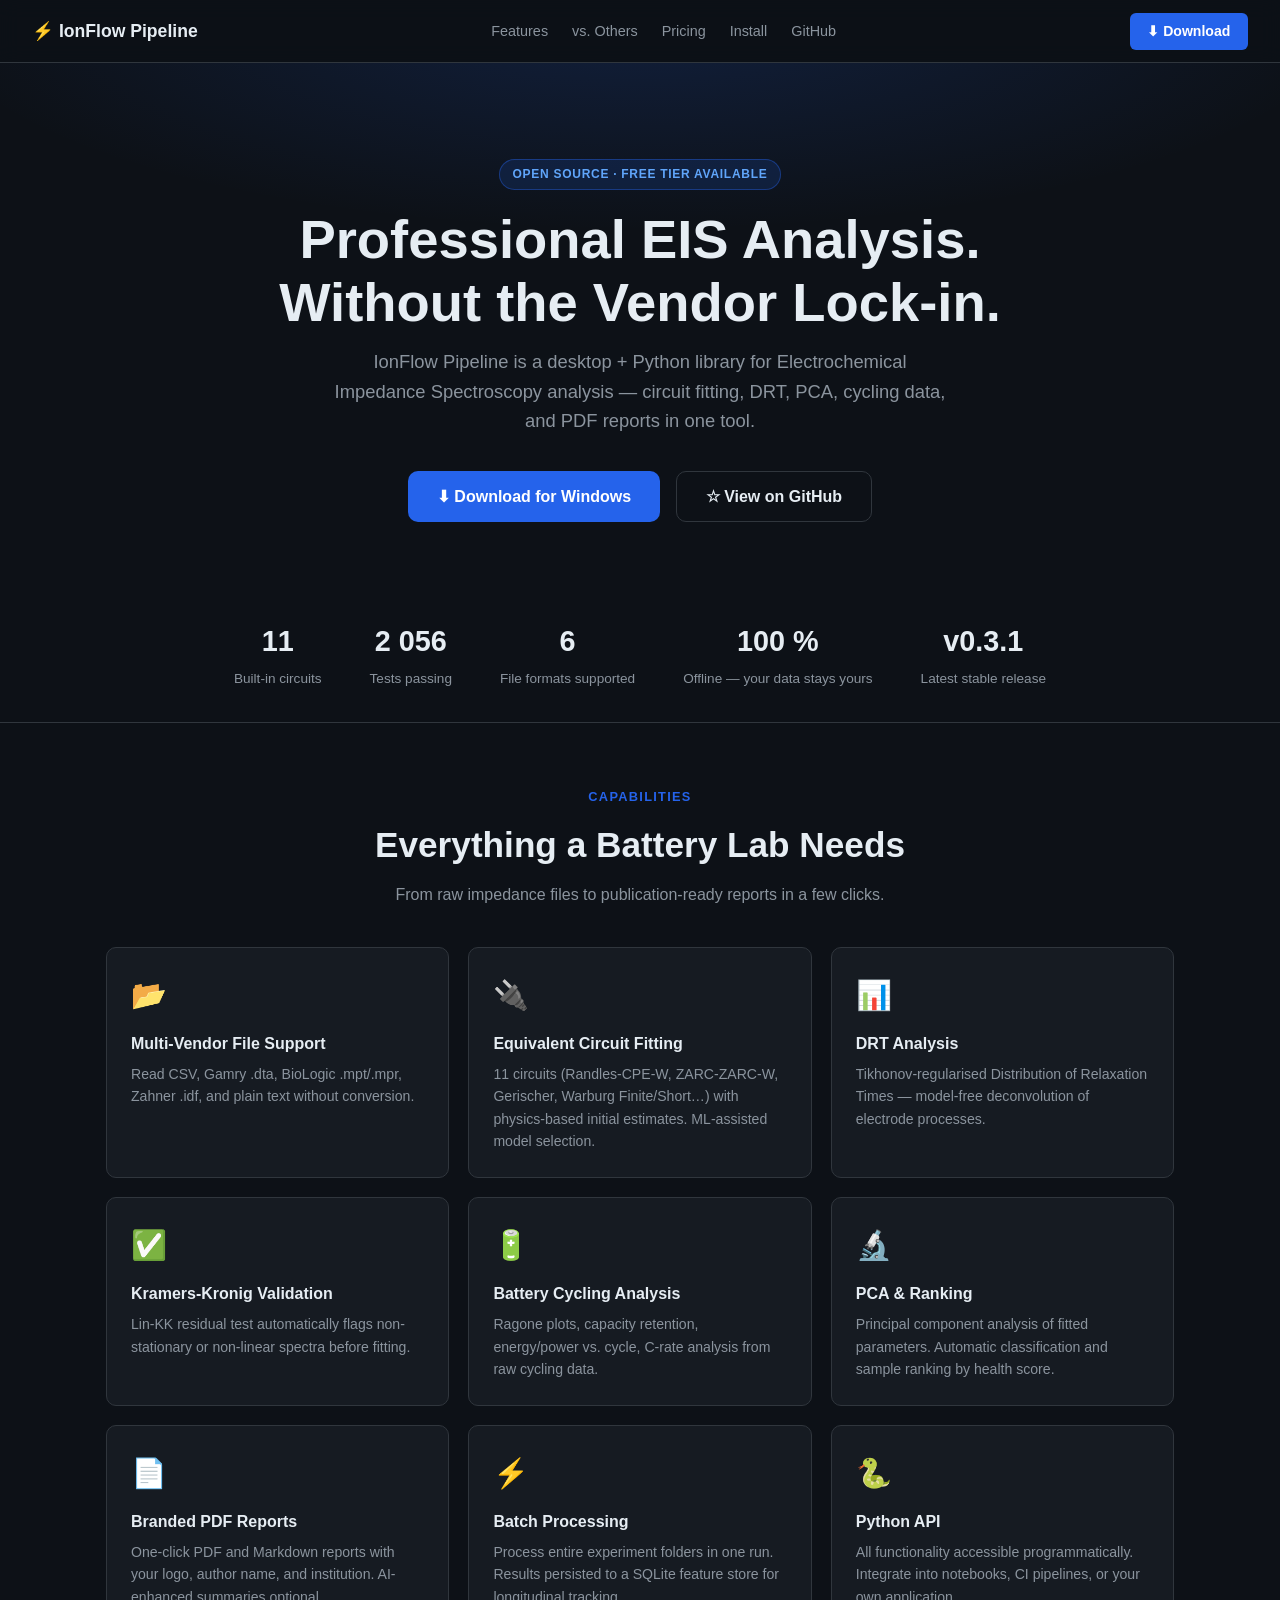
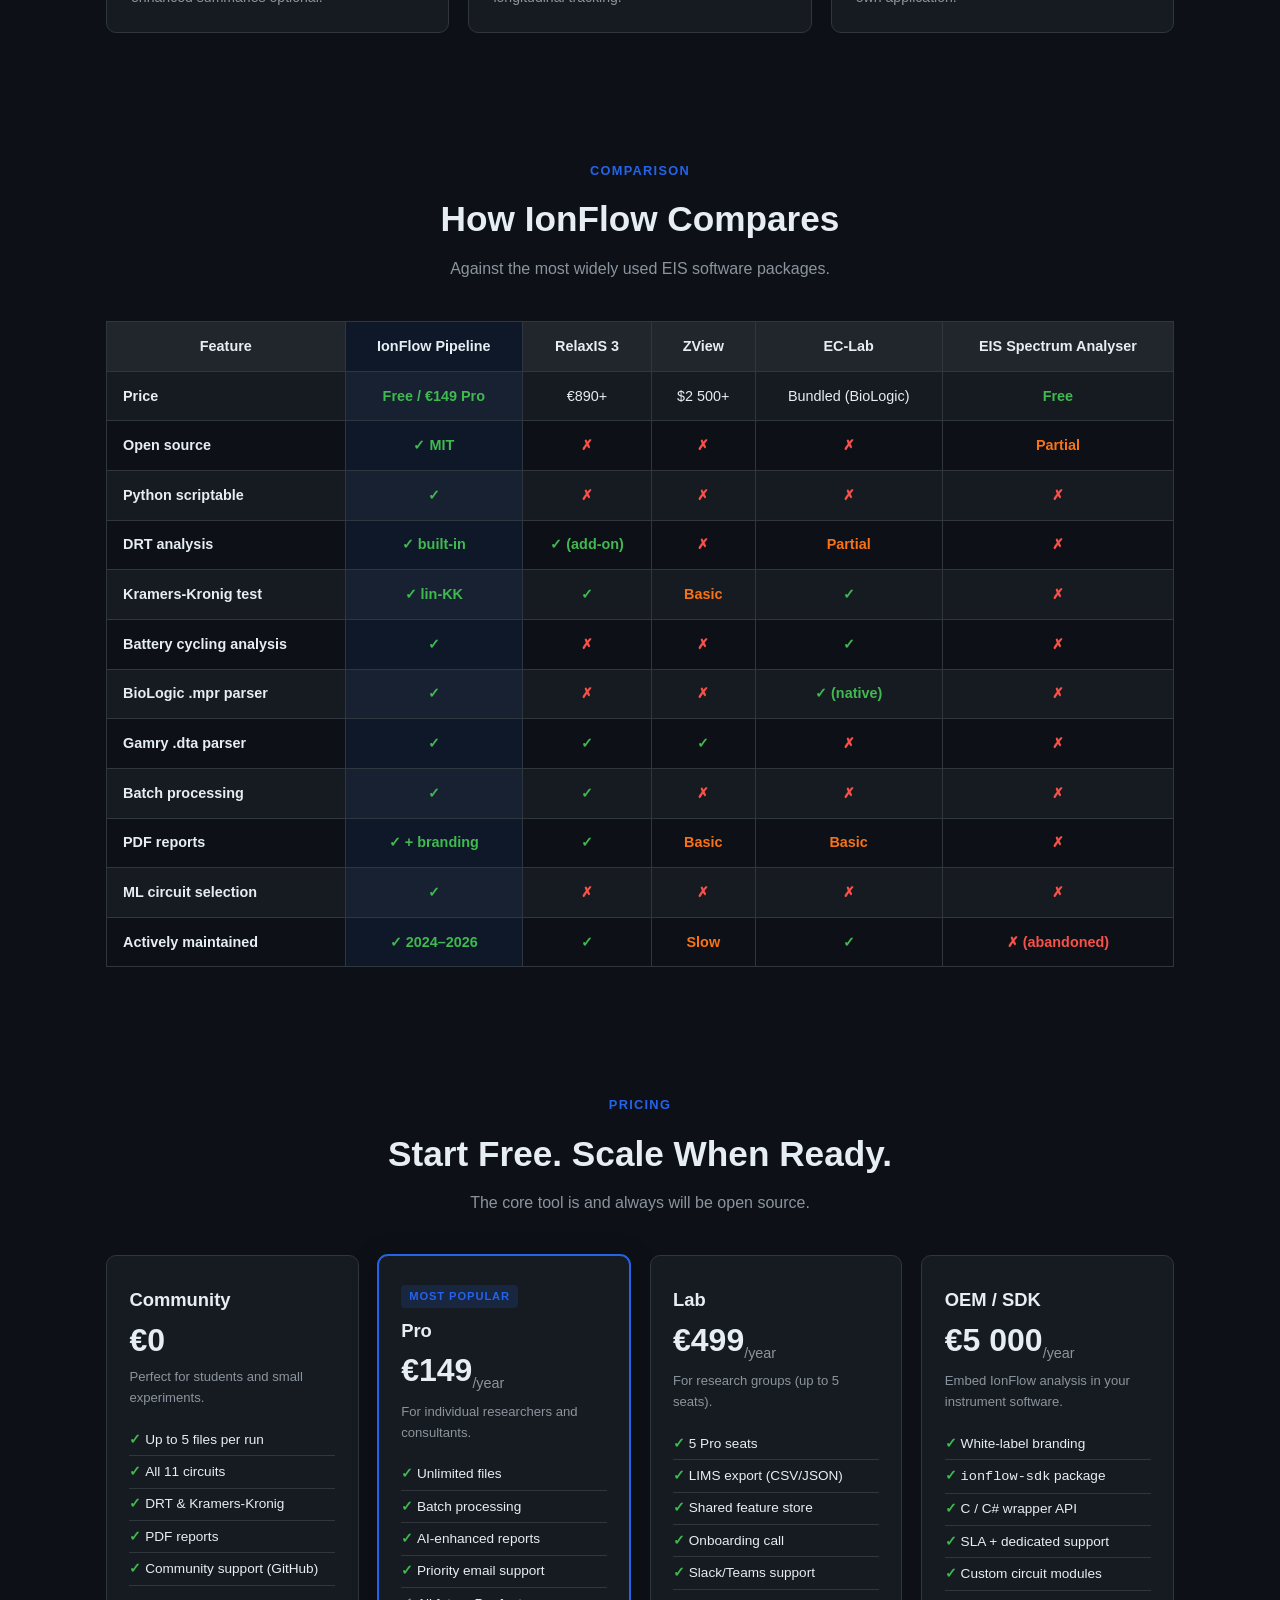
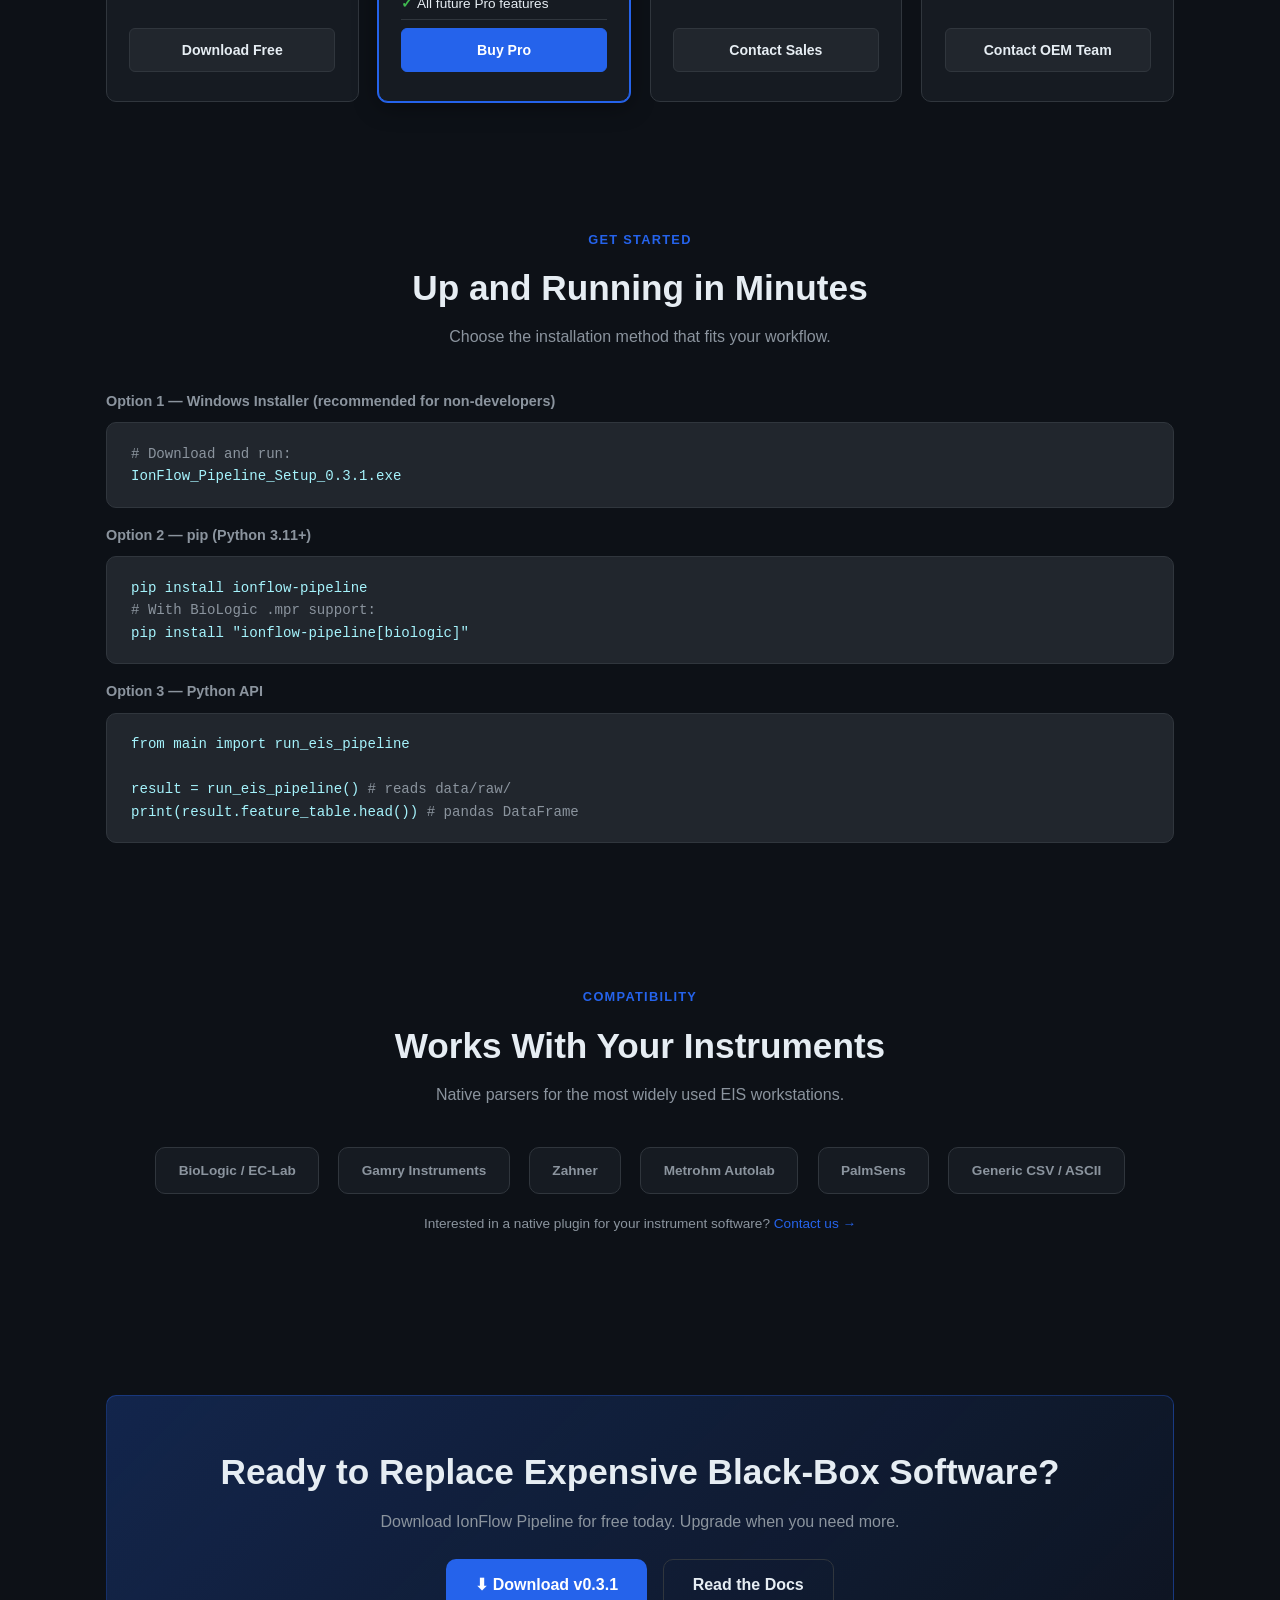
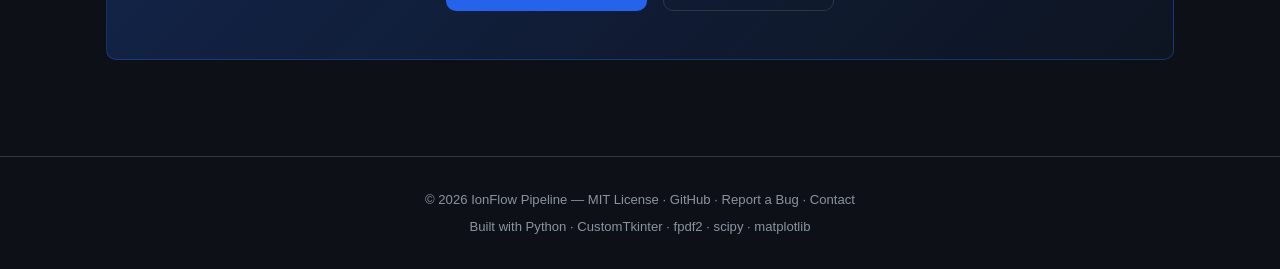
<file: docs/index.html>
<!DOCTYPE html>
<html lang="en">
<head>
<meta charset="UTF-8" />
<meta name="viewport" content="width=device-width, initial-scale=1.0" />
<title>IonFlow Pipeline — Professional EIS Analysis, Open Source</title>
<style>
  :root {
    --bg:        #0d1117;
    --bg2:       #161b22;
    --bg3:       #21262d;
    --border:    #30363d;
    --text:      #e6edf3;
    --muted:     #8b949e;
    --accent:    #2563eb;
    --accent-h:  #1d4ed8;
    --green:     #3fb950;
    --orange:    #f97316;
    --radius:    10px;
    --shadow:    0 4px 24px rgba(0,0,0,.4);
  }
  *, *::before, *::after { box-sizing: border-box; margin: 0; padding: 0; }
  body { font-family: -apple-system, BlinkMacSystemFont, "Segoe UI", Roboto, sans-serif;
         background: var(--bg); color: var(--text); line-height: 1.6; }
  a    { color: var(--accent); text-decoration: none; }
  a:hover { text-decoration: underline; }

  /* ── Nav ─────────────────────────────────────────────────────────── */
  nav {
    position: sticky; top: 0; z-index: 100;
    background: rgba(13,17,23,.92); backdrop-filter: blur(10px);
    border-bottom: 1px solid var(--border);
    display: flex; align-items: center; justify-content: space-between;
    padding: .8rem 2rem;
  }
  .nav-brand { font-weight: 700; font-size: 1.1rem; color: var(--text); }
  .nav-links  { display: flex; gap: 1.5rem; font-size: .9rem; }
  .nav-links a { color: var(--muted); }
  .nav-links a:hover { color: var(--text); text-decoration: none; }
  .nav-cta {
    background: var(--accent); color: #fff; padding: .45rem 1.1rem;
    border-radius: 6px; font-weight: 600; font-size: .88rem;
  }
  .nav-cta:hover { background: var(--accent-h); text-decoration: none; }

  /* ── Hero ────────────────────────────────────────────────────────── */
  .hero {
    text-align: center; padding: 6rem 1rem 4rem;
    background: radial-gradient(ellipse 80% 60% at 50% -10%,
                rgba(37,99,235,.18) 0%, transparent 70%);
  }
  .badge {
    display: inline-block; background: rgba(37,99,235,.15);
    border: 1px solid rgba(37,99,235,.4); color: #60a5fa;
    font-size: .75rem; font-weight: 600; letter-spacing: .06em;
    padding: .3rem .8rem; border-radius: 999px; margin-bottom: 1.2rem;
    text-transform: uppercase;
  }
  h1 { font-size: clamp(2rem, 5vw, 3.4rem); font-weight: 800; line-height: 1.15;
       max-width: 800px; margin: 0 auto .8rem; }
  .hero p {
    color: var(--muted); max-width: 620px; margin: 0 auto 2.2rem;
    font-size: clamp(1rem, 2vw, 1.15rem);
  }
  .hero-btns { display: flex; gap: 1rem; justify-content: center; flex-wrap: wrap; }
  .btn-primary {
    background: var(--accent); color: #fff; padding: .75rem 1.8rem;
    border-radius: var(--radius); font-weight: 700; font-size: 1rem;
    display: inline-flex; align-items: center; gap: .5rem;
  }
  .btn-primary:hover { background: var(--accent-h); text-decoration: none; }
  .btn-ghost {
    background: transparent; color: var(--text);
    border: 1px solid var(--border); padding: .75rem 1.8rem;
    border-radius: var(--radius); font-weight: 600; font-size: 1rem;
  }
  .btn-ghost:hover { background: var(--bg3); text-decoration: none; }

  /* ── Stat bar ────────────────────────────────────────────────────── */
  .stats {
    display: flex; justify-content: center; gap: 3rem; flex-wrap: wrap;
    padding: 2rem 1rem;
    border-bottom: 1px solid var(--border);
  }
  .stat { text-align: center; }
  .stat strong { display: block; font-size: 1.8rem; font-weight: 800; color: var(--text); }
  .stat span   { font-size: .85rem; color: var(--muted); }

  /* ── Section ─────────────────────────────────────────────────────── */
  section { padding: 4rem 1rem; max-width: 1100px; margin: 0 auto; }
  .section-label {
    text-align: center; font-size: .8rem; font-weight: 700; letter-spacing: .1em;
    text-transform: uppercase; color: var(--accent); margin-bottom: .6rem;
  }
  h2 { font-size: clamp(1.5rem, 3vw, 2.2rem); font-weight: 700; text-align: center;
       margin-bottom: .5rem; }
  .section-sub { text-align: center; color: var(--muted); max-width: 560px;
                 margin: 0 auto 2.5rem; }

  /* ── Feature grid ────────────────────────────────────────────────── */
  .grid-3 { display: grid; grid-template-columns: repeat(auto-fill, minmax(300px, 1fr)); gap: 1.2rem; }
  .card {
    background: var(--bg2); border: 1px solid var(--border);
    border-radius: var(--radius); padding: 1.5rem;
    transition: border-color .2s, box-shadow .2s;
  }
  .card:hover { border-color: var(--accent); box-shadow: var(--shadow); }
  .card-icon { font-size: 1.8rem; margin-bottom: .8rem; }
  .card h3 { font-size: 1rem; font-weight: 700; margin-bottom: .4rem; }
  .card p  { font-size: .88rem; color: var(--muted); }

  /* ── Comparison table ────────────────────────────────────────────── */
  .table-wrap { overflow-x: auto; margin-top: 1.5rem; }
  table { width: 100%; border-collapse: collapse; font-size: .9rem; }
  th, td { padding: .8rem 1rem; border: 1px solid var(--border); text-align: center; }
  thead th { background: var(--bg3); font-weight: 700; }
  tbody tr:nth-child(odd)  { background: var(--bg2); }
  tbody tr:nth-child(even) { background: var(--bg); }
  td:first-child { text-align: left; font-weight: 600; }
  .yes  { color: var(--green);  font-weight: 700; }
  .no   { color: #f85149;       font-weight: 700; }
  .part { color: var(--orange); font-weight: 700; }
  .highlight-col { background: rgba(37,99,235,.08) !important; }

  /* ── Pricing ─────────────────────────────────────────────────────── */
  .pricing-grid {
    display: grid; grid-template-columns: repeat(auto-fill, minmax(230px, 1fr)); gap: 1.2rem;
  }
  .plan {
    background: var(--bg2); border: 1px solid var(--border);
    border-radius: var(--radius); padding: 1.8rem 1.4rem;
    display: flex; flex-direction: column; gap: .5rem;
  }
  .plan.popular {
    border-color: var(--accent);
    box-shadow: 0 0 0 1px var(--accent), var(--shadow);
  }
  .plan-badge {
    font-size: .7rem; font-weight: 700; letter-spacing: .08em;
    text-transform: uppercase; color: var(--accent);
    background: rgba(37,99,235,.15); border-radius: 4px;
    padding: .15rem .5rem; width: fit-content;
  }
  .plan h3  { font-size: 1.15rem; font-weight: 700; }
  .price    { font-size: 2rem; font-weight: 800; line-height: 1.1; }
  .price sub { font-size: .9rem; font-weight: 400; color: var(--muted); }
  .plan-desc { font-size: .82rem; color: var(--muted); }
  .plan-features { list-style: none; margin-top: .5rem; }
  .plan-features li { font-size: .85rem; padding: .3rem 0;
                       border-bottom: 1px solid var(--border); }
  .plan-features li::before { content: "✓ "; color: var(--green); font-weight: 700; }
  .plan-cta {
    margin-top: auto; padding-top: 1rem;
    background: var(--bg3); border: 1px solid var(--border);
    color: var(--text); border-radius: 6px; padding: .6rem; text-align: center;
    font-weight: 600; font-size: .88rem; cursor: pointer;
    display: block;
  }
  .plan-cta.primary { background: var(--accent); border-color: var(--accent); color: #fff; }
  .plan-cta:hover { opacity: .9; text-decoration: none; }

  /* ── Partners ────────────────────────────────────────────────────── */
  .partner-logos {
    display: flex; flex-wrap: wrap; gap: 1.2rem; justify-content: center;
    align-items: center; margin-top: 1.5rem;
  }
  .partner-pill {
    background: var(--bg2); border: 1px solid var(--border);
    border-radius: var(--radius); padding: .7rem 1.4rem;
    font-size: .85rem; font-weight: 600; color: var(--muted);
  }

  /* ── Install ─────────────────────────────────────────────────────── */
  .code-block {
    background: var(--bg3); border: 1px solid var(--border);
    border-radius: var(--radius); padding: 1.2rem 1.5rem;
    font-family: "SFMono-Regular", Consolas, "Courier New", monospace;
    font-size: .88rem; color: #a5f3fc; overflow-x: auto;
    margin-bottom: 1rem;
  }
  .code-block span.c { color: var(--muted); }

  /* ── CTA banner ──────────────────────────────────────────────────── */
  .cta-banner {
    background: linear-gradient(135deg, rgba(37,99,235,.25) 0%, rgba(37,99,235,.05) 100%);
    border: 1px solid rgba(37,99,235,.35); border-radius: var(--radius);
    padding: 3rem 2rem; text-align: center; margin: 2rem 0;
  }
  .cta-banner h2 { margin-bottom: .6rem; }
  .cta-banner p  { color: var(--muted); margin-bottom: 1.5rem; }

  /* ── Footer ──────────────────────────────────────────────────────── */
  footer {
    border-top: 1px solid var(--border); padding: 2rem;
    text-align: center; font-size: .82rem; color: var(--muted);
  }
  footer a { color: var(--muted); }
  footer a:hover { color: var(--text); }
</style>
</head>
<body>

<!-- ═══════════════════════════════════ NAV ══════════════════════════════ -->
<nav>
  <span class="nav-brand">⚡ IonFlow Pipeline</span>
  <div class="nav-links">
    <a href="#features">Features</a>
    <a href="#compare">vs. Others</a>
    <a href="#pricing">Pricing</a>
    <a href="#install">Install</a>
    <a href="https://github.com/Emanuel-963/ubiquitous-jougen" target="_blank">GitHub</a>
  </div>
  <a class="nav-cta" href="https://github.com/Emanuel-963/ubiquitous-jougen/releases/latest">
    ⬇ Download
  </a>
</nav>

<!-- ═══════════════════════════════════ HERO ══════════════════════════════ -->
<div class="hero">
  <div class="badge">Open Source · Free Tier Available</div>
  <h1>Professional EIS Analysis.<br/>Without the Vendor Lock-in.</h1>
  <p>
    IonFlow Pipeline is a desktop + Python library for Electrochemical Impedance
    Spectroscopy analysis — circuit fitting, DRT, PCA, cycling data, and PDF
    reports in one tool.
  </p>
  <div class="hero-btns">
    <a class="btn-primary"
       href="https://github.com/Emanuel-963/ubiquitous-jougen/releases/latest">
      ⬇ Download for Windows
    </a>
    <a class="btn-ghost"
       href="https://github.com/Emanuel-963/ubiquitous-jougen">
      ☆ View on GitHub
    </a>
  </div>
</div>

<!-- ═════════════════════════════════ STATS ══════════════════════════════ -->
<div class="stats">
  <div class="stat"><strong>11</strong><span>Built-in circuits</span></div>
  <div class="stat"><strong>2 056</strong><span>Tests passing</span></div>
  <div class="stat"><strong>6</strong><span>File formats supported</span></div>
  <div class="stat"><strong>100 %</strong><span>Offline — your data stays yours</span></div>
  <div class="stat"><strong>v0.3.1</strong><span>Latest stable release</span></div>
</div>

<!-- ══════════════════════════════ FEATURES ══════════════════════════════ -->
<section id="features">
  <p class="section-label">Capabilities</p>
  <h2>Everything a Battery Lab Needs</h2>
  <p class="section-sub">From raw impedance files to publication-ready reports in a few clicks.</p>

  <div class="grid-3">
    <div class="card">
      <div class="card-icon">📂</div>
      <h3>Multi-Vendor File Support</h3>
      <p>Read CSV, Gamry .dta, BioLogic .mpt/.mpr, Zahner .idf, and plain text without conversion.</p>
    </div>
    <div class="card">
      <div class="card-icon">🔌</div>
      <h3>Equivalent Circuit Fitting</h3>
      <p>11 circuits (Randles-CPE-W, ZARC-ZARC-W, Gerischer, Warburg Finite/Short…) with physics-based initial estimates. ML-assisted model selection.</p>
    </div>
    <div class="card">
      <div class="card-icon">📊</div>
      <h3>DRT Analysis</h3>
      <p>Tikhonov-regularised Distribution of Relaxation Times — model-free deconvolution of electrode processes.</p>
    </div>
    <div class="card">
      <div class="card-icon">✅</div>
      <h3>Kramers-Kronig Validation</h3>
      <p>Lin-KK residual test automatically flags non-stationary or non-linear spectra before fitting.</p>
    </div>
    <div class="card">
      <div class="card-icon">🔋</div>
      <h3>Battery Cycling Analysis</h3>
      <p>Ragone plots, capacity retention, energy/power vs. cycle, C-rate analysis from raw cycling data.</p>
    </div>
    <div class="card">
      <div class="card-icon">🔬</div>
      <h3>PCA &amp; Ranking</h3>
      <p>Principal component analysis of fitted parameters. Automatic classification and sample ranking by health score.</p>
    </div>
    <div class="card">
      <div class="card-icon">📄</div>
      <h3>Branded PDF Reports</h3>
      <p>One-click PDF and Markdown reports with your logo, author name, and institution. AI-enhanced summaries optional.</p>
    </div>
    <div class="card">
      <div class="card-icon">⚡</div>
      <h3>Batch Processing</h3>
      <p>Process entire experiment folders in one run. Results persisted to a SQLite feature store for longitudinal tracking.</p>
    </div>
    <div class="card">
      <div class="card-icon">🐍</div>
      <h3>Python API</h3>
      <p>All functionality accessible programmatically. Integrate into notebooks, CI pipelines, or your own application.</p>
    </div>
  </div>
</section>

<!-- ═══════════════════════════ COMPARISON ════════════════════════════════ -->
<section id="compare">
  <p class="section-label">Comparison</p>
  <h2>How IonFlow Compares</h2>
  <p class="section-sub">Against the most widely used EIS software packages.</p>

  <div class="table-wrap">
    <table>
      <thead>
        <tr>
          <th>Feature</th>
          <th class="highlight-col">IonFlow Pipeline</th>
          <th>RelaxIS 3</th>
          <th>ZView</th>
          <th>EC-Lab</th>
          <th>EIS Spectrum Analyser</th>
        </tr>
      </thead>
      <tbody>
        <tr>
          <td>Price</td>
          <td class="highlight-col yes">Free / €149 Pro</td>
          <td>€890+</td>
          <td>$2 500+</td>
          <td>Bundled (BioLogic)</td>
          <td class="yes">Free</td>
        </tr>
        <tr>
          <td>Open source</td>
          <td class="highlight-col yes">✓ MIT</td>
          <td class="no">✗</td>
          <td class="no">✗</td>
          <td class="no">✗</td>
          <td class="part">Partial</td>
        </tr>
        <tr>
          <td>Python scriptable</td>
          <td class="highlight-col yes">✓</td>
          <td class="no">✗</td>
          <td class="no">✗</td>
          <td class="no">✗</td>
          <td class="no">✗</td>
        </tr>
        <tr>
          <td>DRT analysis</td>
          <td class="highlight-col yes">✓ built-in</td>
          <td class="yes">✓ (add-on)</td>
          <td class="no">✗</td>
          <td class="part">Partial</td>
          <td class="no">✗</td>
        </tr>
        <tr>
          <td>Kramers-Kronig test</td>
          <td class="highlight-col yes">✓ lin-KK</td>
          <td class="yes">✓</td>
          <td class="part">Basic</td>
          <td class="yes">✓</td>
          <td class="no">✗</td>
        </tr>
        <tr>
          <td>Battery cycling analysis</td>
          <td class="highlight-col yes">✓</td>
          <td class="no">✗</td>
          <td class="no">✗</td>
          <td class="yes">✓</td>
          <td class="no">✗</td>
        </tr>
        <tr>
          <td>BioLogic .mpr parser</td>
          <td class="highlight-col yes">✓</td>
          <td class="no">✗</td>
          <td class="no">✗</td>
          <td class="yes">✓ (native)</td>
          <td class="no">✗</td>
        </tr>
        <tr>
          <td>Gamry .dta parser</td>
          <td class="highlight-col yes">✓</td>
          <td class="yes">✓</td>
          <td class="yes">✓</td>
          <td class="no">✗</td>
          <td class="no">✗</td>
        </tr>
        <tr>
          <td>Batch processing</td>
          <td class="highlight-col yes">✓</td>
          <td class="yes">✓</td>
          <td class="no">✗</td>
          <td class="no">✗</td>
          <td class="no">✗</td>
        </tr>
        <tr>
          <td>PDF reports</td>
          <td class="highlight-col yes">✓ + branding</td>
          <td class="yes">✓</td>
          <td class="part">Basic</td>
          <td class="part">Basic</td>
          <td class="no">✗</td>
        </tr>
        <tr>
          <td>ML circuit selection</td>
          <td class="highlight-col yes">✓</td>
          <td class="no">✗</td>
          <td class="no">✗</td>
          <td class="no">✗</td>
          <td class="no">✗</td>
        </tr>
        <tr>
          <td>Actively maintained</td>
          <td class="highlight-col yes">✓ 2024–2026</td>
          <td class="yes">✓</td>
          <td class="part">Slow</td>
          <td class="yes">✓</td>
          <td class="no">✗ (abandoned)</td>
        </tr>
      </tbody>
    </table>
  </div>
</section>

<!-- ════════════════════════════ PRICING ════════════════════════════════ -->
<section id="pricing">
  <p class="section-label">Pricing</p>
  <h2>Start Free. Scale When Ready.</h2>
  <p class="section-sub">The core tool is and always will be open source.</p>

  <div class="pricing-grid">
    <div class="plan">
      <h3>Community</h3>
      <div class="price">€0</div>
      <div class="plan-desc">Perfect for students and small experiments.</div>
      <ul class="plan-features">
        <li>Up to 5 files per run</li>
        <li>All 11 circuits</li>
        <li>DRT &amp; Kramers-Kronig</li>
        <li>PDF reports</li>
        <li>Community support (GitHub)</li>
      </ul>
      <a class="plan-cta" href="https://github.com/Emanuel-963/ubiquitous-jougen/releases/latest">
        Download Free
      </a>
    </div>

    <div class="plan popular">
      <div class="plan-badge">Most Popular</div>
      <h3>Pro</h3>
      <div class="price">€149<sub>/year</sub></div>
      <div class="plan-desc">For individual researchers and consultants.</div>
      <ul class="plan-features">
        <li>Unlimited files</li>
        <li>Batch processing</li>
        <li>AI-enhanced reports</li>
        <li>Priority email support</li>
        <li>All future Pro features</li>
      </ul>
      <a class="plan-cta primary" href="mailto:TODO@ionflow.io?subject=IonFlow Pro License">
        Buy Pro
      </a>
    </div>

    <div class="plan">
      <h3>Lab</h3>
      <div class="price">€499<sub>/year</sub></div>
      <div class="plan-desc">For research groups (up to 5 seats).</div>
      <ul class="plan-features">
        <li>5 Pro seats</li>
        <li>LIMS export (CSV/JSON)</li>
        <li>Shared feature store</li>
        <li>Onboarding call</li>
        <li>Slack/Teams support</li>
      </ul>
      <a class="plan-cta" href="mailto:TODO@ionflow.io?subject=IonFlow Lab License">
        Contact Sales
      </a>
    </div>

    <div class="plan">
      <h3>OEM / SDK</h3>
      <div class="price">€5 000<sub>/year</sub></div>
      <div class="plan-desc">Embed IonFlow analysis in your instrument software.</div>
      <ul class="plan-features">
        <li>White-label branding</li>
        <li><code>ionflow-sdk</code> package</li>
        <li>C / C# wrapper API</li>
        <li>SLA + dedicated support</li>
        <li>Custom circuit modules</li>
      </ul>
      <a class="plan-cta" href="mailto:TODO@ionflow.io?subject=IonFlow OEM Partnership">
        Contact OEM Team
      </a>
    </div>
  </div>
</section>

<!-- ════════════════════════════ INSTALL ════════════════════════════════ -->
<section id="install">
  <p class="section-label">Get Started</p>
  <h2>Up and Running in Minutes</h2>
  <p class="section-sub">Choose the installation method that fits your workflow.</p>

  <h3 style="margin-bottom:.6rem;color:var(--muted);font-size:.9rem;font-weight:600;">
    Option 1 — Windows Installer (recommended for non-developers)
  </h3>
  <div class="code-block">
    <span class="c"># Download and run:</span><br/>
    IonFlow_Pipeline_Setup_0.3.1.exe
  </div>

  <h3 style="margin:.8rem 0 .6rem;color:var(--muted);font-size:.9rem;font-weight:600;">
    Option 2 — pip (Python 3.11+)
  </h3>
  <div class="code-block">
    pip install ionflow-pipeline<br/>
    <span class="c"># With BioLogic .mpr support:</span><br/>
    pip install "ionflow-pipeline[biologic]"
  </div>

  <h3 style="margin:.8rem 0 .6rem;color:var(--muted);font-size:.9rem;font-weight:600;">
    Option 3 — Python API
  </h3>
  <div class="code-block">
    from main import run_eis_pipeline<br/><br/>
    result = run_eis_pipeline()         <span class="c"># reads data/raw/</span><br/>
    print(result.feature_table.head())  <span class="c"># pandas DataFrame</span>
  </div>
</section>

<!-- ═══════════════════════ MANUFACTURER PARTNERS ════════════════════════ -->
<section>
  <p class="section-label">Compatibility</p>
  <h2>Works With Your Instruments</h2>
  <p class="section-sub">Native parsers for the most widely used EIS workstations.</p>
  <div class="partner-logos">
    <div class="partner-pill">BioLogic / EC-Lab</div>
    <div class="partner-pill">Gamry Instruments</div>
    <div class="partner-pill">Zahner</div>
    <div class="partner-pill">Metrohm Autolab</div>
    <div class="partner-pill">PalmSens</div>
    <div class="partner-pill">Generic CSV / ASCII</div>
  </div>
  <p style="text-align:center;margin-top:1.2rem;font-size:.85rem;color:var(--muted);">
    Interested in a native plugin for your instrument software?
    <a href="mailto:TODO@ionflow.io?subject=OEM Integration">Contact us →</a>
  </p>
</section>

<!-- ══════════════════════════════ CTA ════════════════════════════════ -->
<section>
  <div class="cta-banner">
    <h2>Ready to Replace Expensive Black-Box Software?</h2>
    <p>Download IonFlow Pipeline for free today. Upgrade when you need more.</p>
    <div class="hero-btns">
      <a class="btn-primary"
         href="https://github.com/Emanuel-963/ubiquitous-jougen/releases/latest">
        ⬇ Download v0.3.1
      </a>
      <a class="btn-ghost"
         href="https://github.com/Emanuel-963/ubiquitous-jougen">
        Read the Docs
      </a>
    </div>
  </div>
</section>

<!-- ══════════════════════════ FOOTER ════════════════════════════════ -->
<footer>
  <p>
    &copy; 2026 IonFlow Pipeline —
    <a href="https://github.com/Emanuel-963/ubiquitous-jougen/blob/main/LICENSE">MIT License</a> ·
    <a href="https://github.com/Emanuel-963/ubiquitous-jougen">GitHub</a> ·
    <a href="https://github.com/Emanuel-963/ubiquitous-jougen/issues">Report a Bug</a> ·
    <a href="mailto:TODO@ionflow.io">Contact</a>
  </p>
  <p style="margin-top:.4rem;">Built with Python · CustomTkinter · fpdf2 · scipy · matplotlib</p>
</footer>

</body>
</html>
</file>
